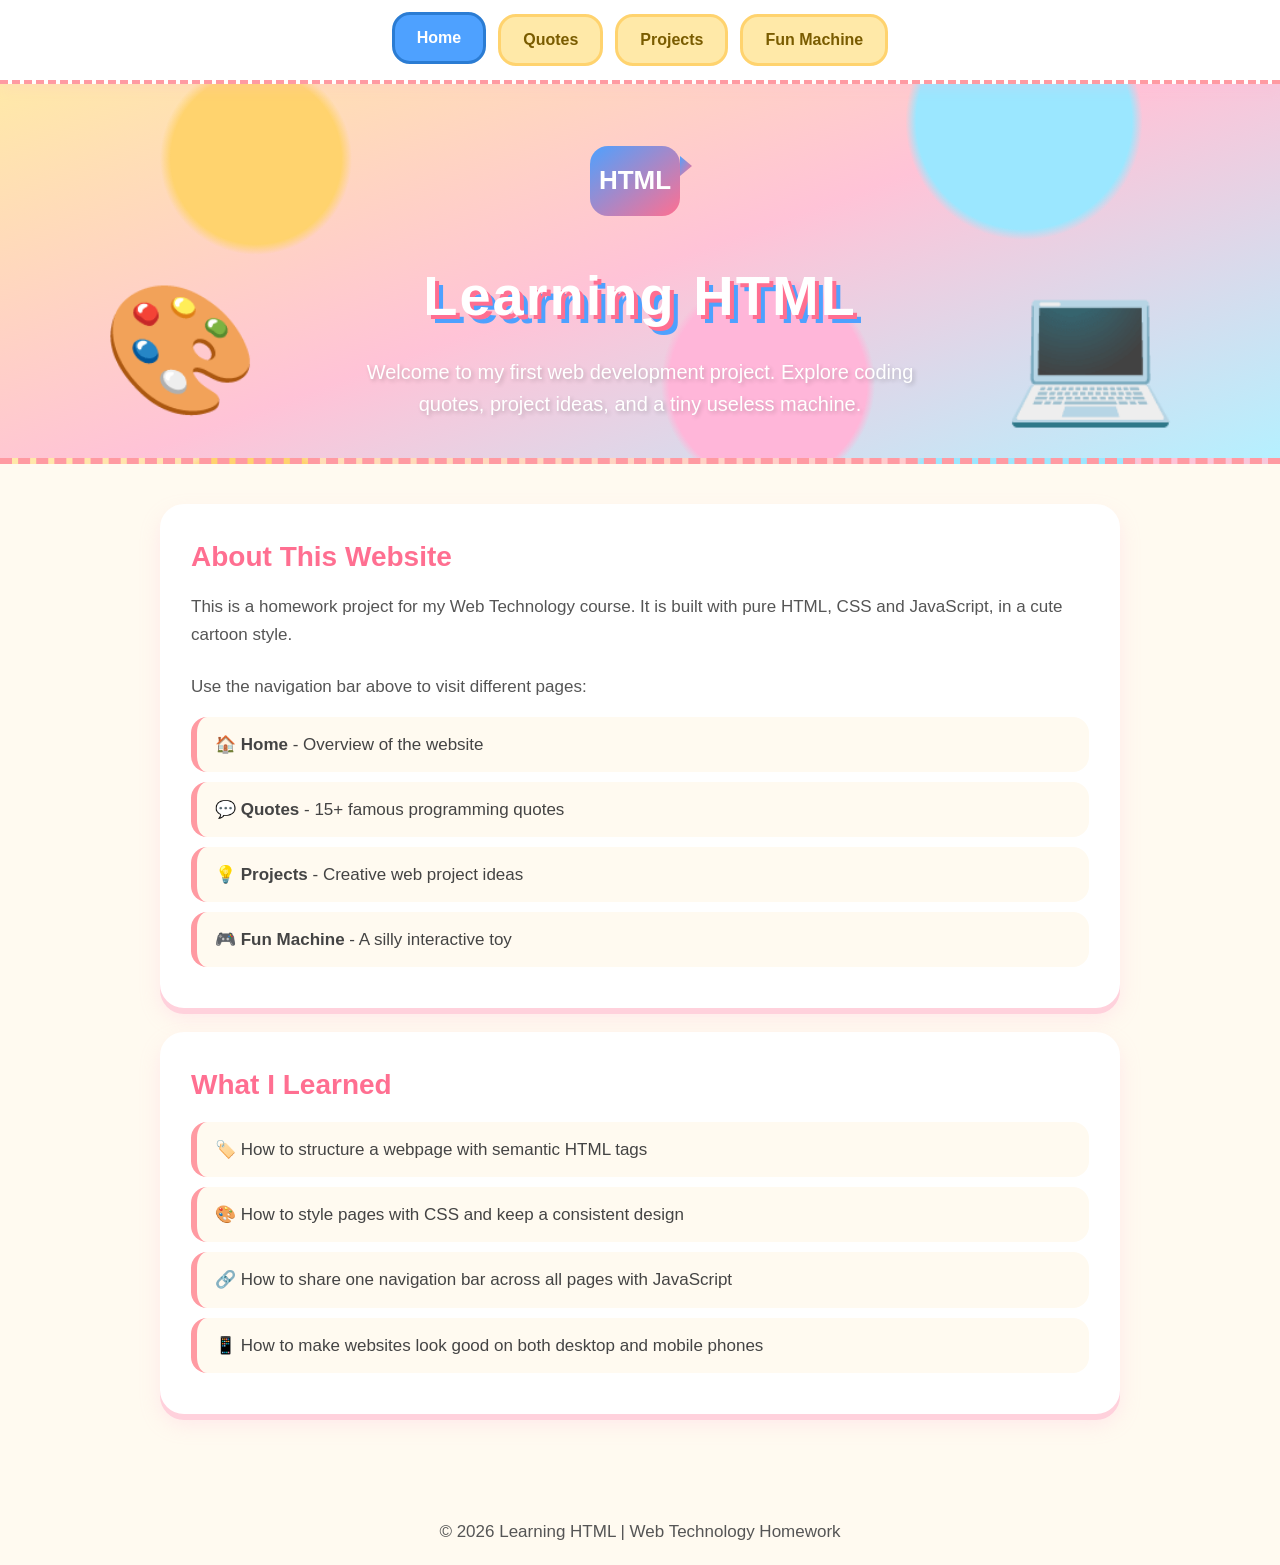
<file: index.html>
<!DOCTYPE html>
<html lang="en">
<head>
    <meta charset="UTF-8">
    <meta name="viewport" content="width=device-width, initial-scale=1.0">
    <meta name="description" content="Learning HTML - A beginner web development project with quotes, project ideas and fun interactive toys.">
    <title>Learning HTML | Home</title>
    <link rel="stylesheet" href="style.css">
    <link rel="icon" type="image/svg+xml" href="data:image/svg+xml;utf8,<svg xmlns='http://www.w3.org/2000/svg' viewBox='0 0 100 100'><text y='.9em' font-size='90'>📘</text></svg>">
    <script src="nav.js"></script>
</head>
<body>

    <header class="hero">
        
        <svg class="site-logo" width="120" height="120" viewBox="0 0 120 120" xmlns="http://www.w3.org/2000/svg" style="z-index: 3; margin-bottom: 10px;">
            <defs>
                <linearGradient id="logoGradient" x1="0%" y1="0%" x2="100%" y2="100%">
                    <stop offset="0%" style="stop-color:#4ea1ff;stop-opacity:1" />
                    <stop offset="100%" style="stop-color:#ff6f91;stop-opacity:1" />
                </linearGradient>
            </defs>
            
            <rect x="10" y="25" width="90" height="70" rx="18" fill="url(#logoGradient)" />
           
            <polygon points="100,35 112,45 100,55" fill="url(#logoGradient)" />
          
            <text x="55" y="68" font-size="26" font-weight="bold" fill="white" text-anchor="middle" style="font-family: 'Comic Sans MS', 'Chalkboard SE', sans-serif;">
                HTML
            </text>
        </svg>

        <h1>Learning HTML</h1>
        <p>Welcome to my first web development project. Explore coding quotes, project ideas, and a tiny useless machine.</p>
    </header>


    <main class="container">
        <section class="card">
            <h2>About This Website</h2>
            <p>This is a homework project for my Web Technology course. It is built with pure HTML, CSS and JavaScript, in a cute cartoon style.</p>
            <br>
            <p>Use the navigation bar above to visit different pages:</p>
            <ul class="styled-list" style="margin-top:16px;">
                <li>🏠 <strong>Home</strong> - Overview of the website</li>
                <li>💬 <strong>Quotes</strong> - 15+ famous programming quotes</li>
                <li>💡 <strong>Projects</strong> - Creative web project ideas</li>
                <li>🎮 <strong>Fun Machine</strong> - A silly interactive toy</li>
            </ul>
        </section>

        <section class="card">
            <h2>What I Learned</h2>
            <ul class="styled-list">
                <li>🏷️ How to structure a webpage with semantic HTML tags</li>
                <li>🎨 How to style pages with CSS and keep a consistent design</li>
                <li>🔗 How to share one navigation bar across all pages with JavaScript</li>
                <li>📱 How to make websites look good on both desktop and mobile phones</li>
            </ul>
        </section>
    </main>

    <footer>
        <p>© 2026 Learning HTML | Web Technology Homework</p>
    </footer>

</body>
</html>
</file>
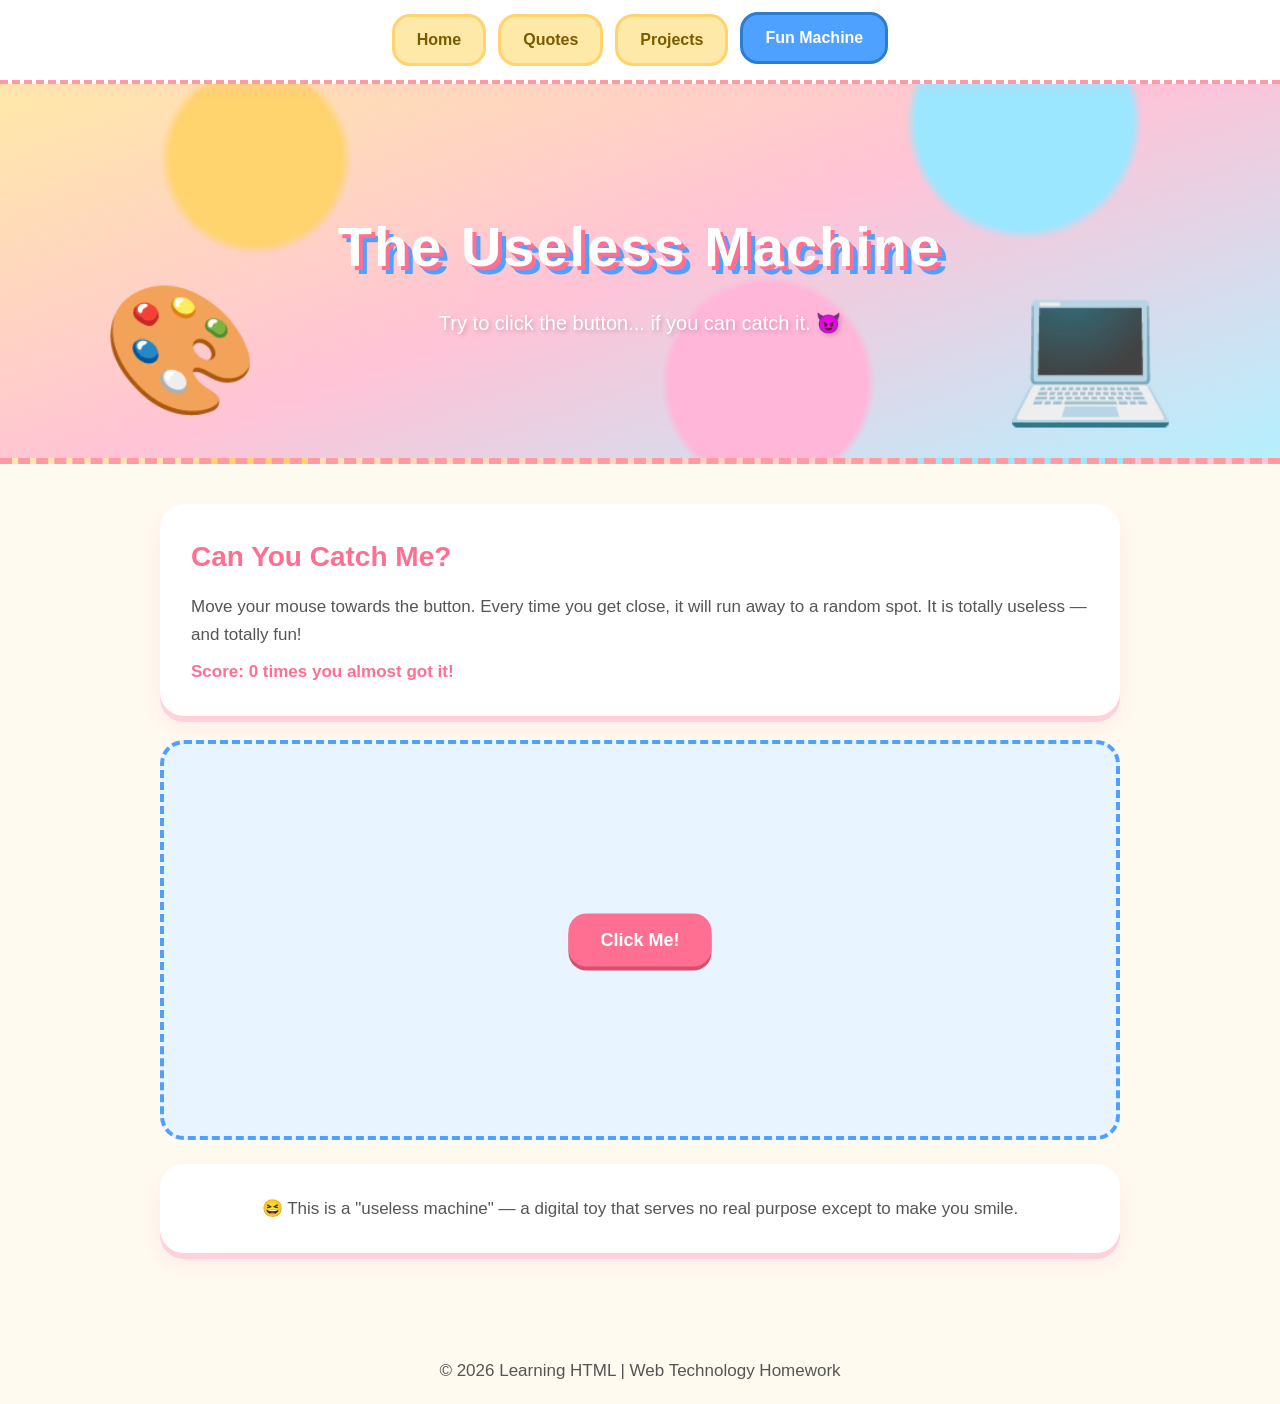
<file: machine.html>
<!DOCTYPE html>
<html lang="en">
<head>
    <meta charset="UTF-8">
    <meta name="viewport" content="width=device-width, initial-scale=1.0">
    <title>Learning HTML | Useless Machine</title>
    <link rel="stylesheet" href="style.css">
    <link rel="icon" type="image/svg+xml" href="data:image/svg+xml;utf8,<svg xmlns='http://www.w3.org/2000/svg' viewBox='0 0 100 100'><text y='.9em' font-size='90'>📘</text></svg>">
    <script src="nav.js"></script>
</head>
<body>

    <header class="hero">
        <h1>The Useless Machine</h1>
        <p>Try to click the button... if you can catch it. 😈</p>
    </header>

    <main class="container">
        <div class="card">
            <h2>Can You Catch Me?</h2>
            <p>Move your mouse towards the button. Every time you get close, it will run away to a random spot. It is totally useless — and totally fun!</p>
            <p style="margin-top:10px; color:#ff6f91; font-weight:bold;">Score: <span id="score">0</span> times you almost got it!</p>
        </div>

        <div class="game-area" id="gameArea">
            <button class="run-btn" id="runBtn">Click Me!</button>
        </div>

        <div class="card" style="margin-top:24px; text-align:center;">
            <p>😆 This is a "useless machine" — a digital toy that serves no real purpose except to make you smile.</p>
        </div>
    </main>

    <footer>
        <p>© 2026 Learning HTML | Web Technology Homework</p>
    </footer>

    <script>
        const btn = document.getElementById("runBtn");
        const area = document.getElementById("gameArea");
        const scoreText = document.getElementById("score");
        let score = 0;

   
        btn.addEventListener("mouseenter", runAway);
       
        btn.addEventListener("touchstart", function (e) {
            e.preventDefault();
            runAway();
        });

        function runAway() {
            score++;
            scoreText.textContent = score;

         
            const areaRect = area.getBoundingClientRect();
            const btnRect = btn.getBoundingClientRect();

            const maxX = areaRect.width - btnRect.width - 20;
            const maxY = areaRect.height - btnRect.height - 20;

           
            const newX = Math.floor(Math.random() * maxX) + 10;
            const newY = Math.floor(Math.random() * maxY) + 10;

            
            btn.style.left = newX + "px";
            btn.style.top = newY + "px";
            btn.style.transform = "none";
        }

      
        btn.addEventListener("click", function () {
            alert("🎉 Wow! You actually clicked it! You are amazing!");
            score = 0;
            scoreText.textContent = score;
        });
    </script>

</body>
</html>
</file>
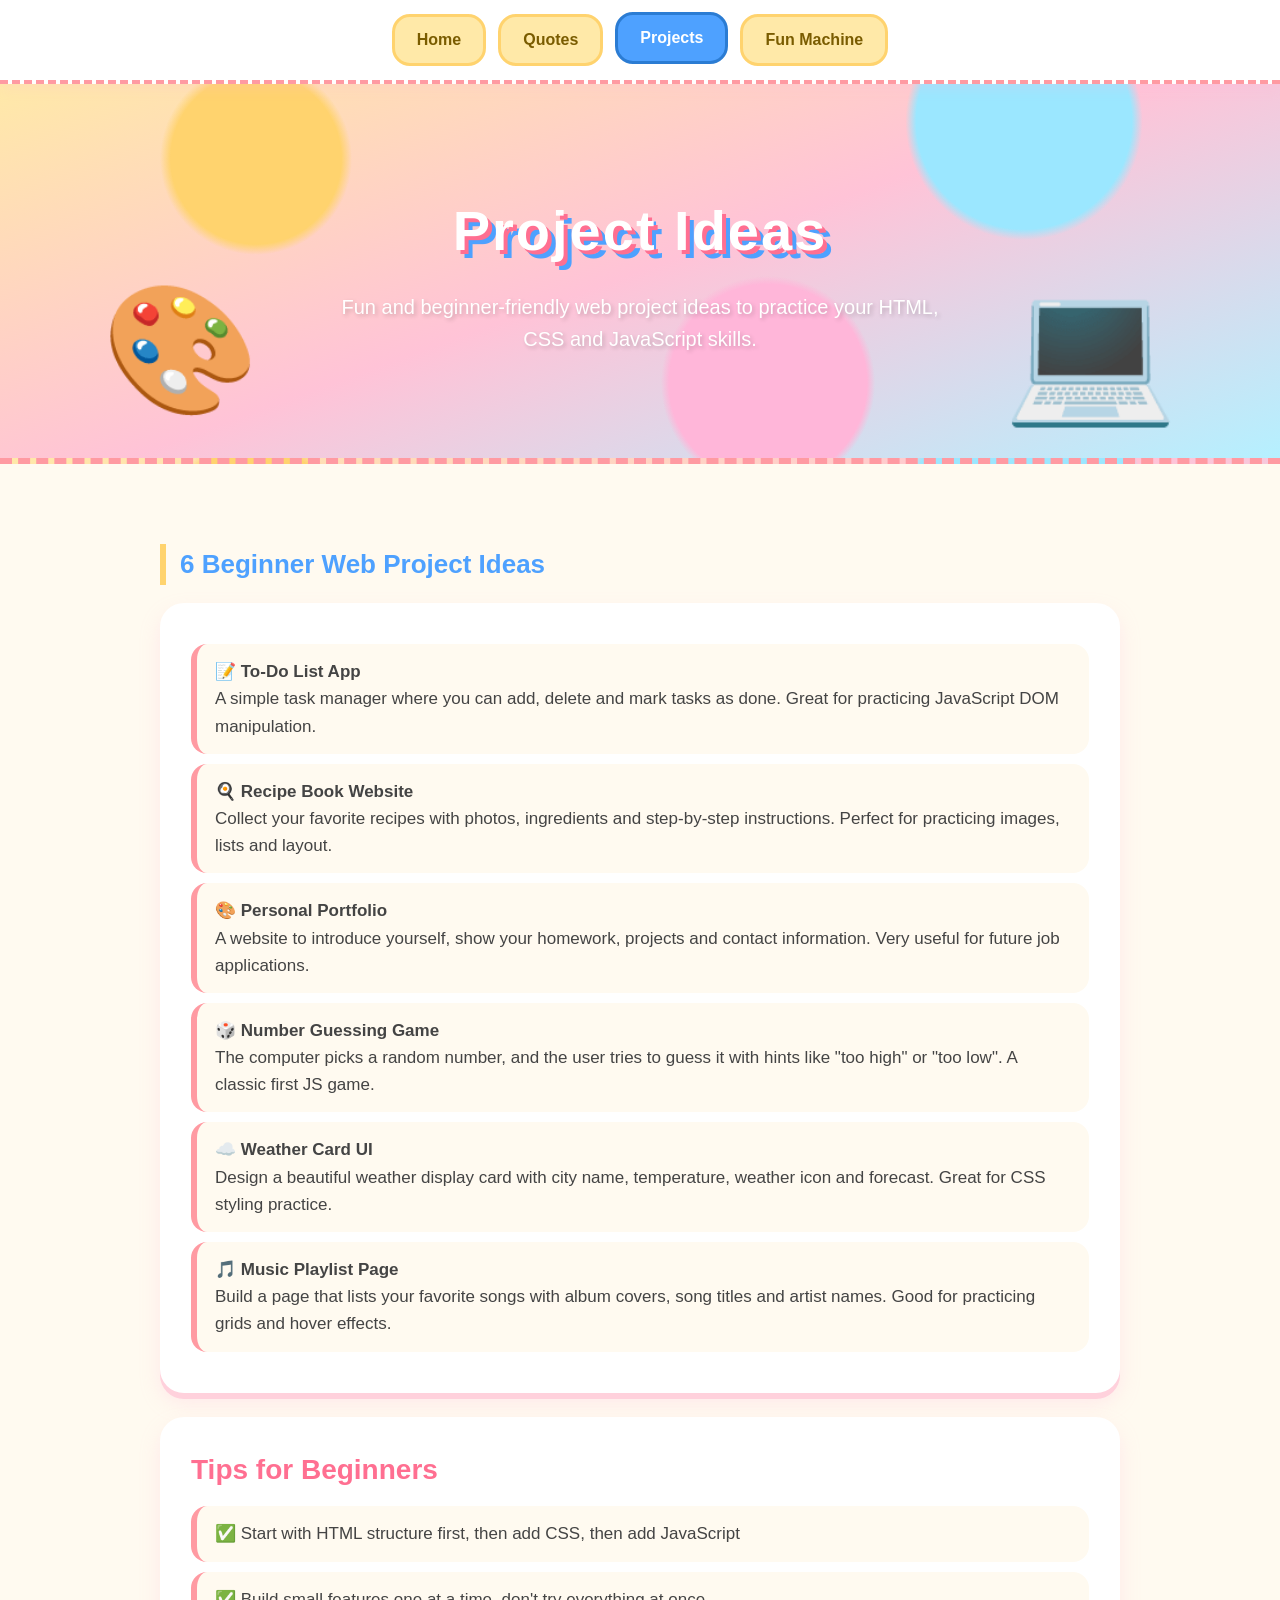
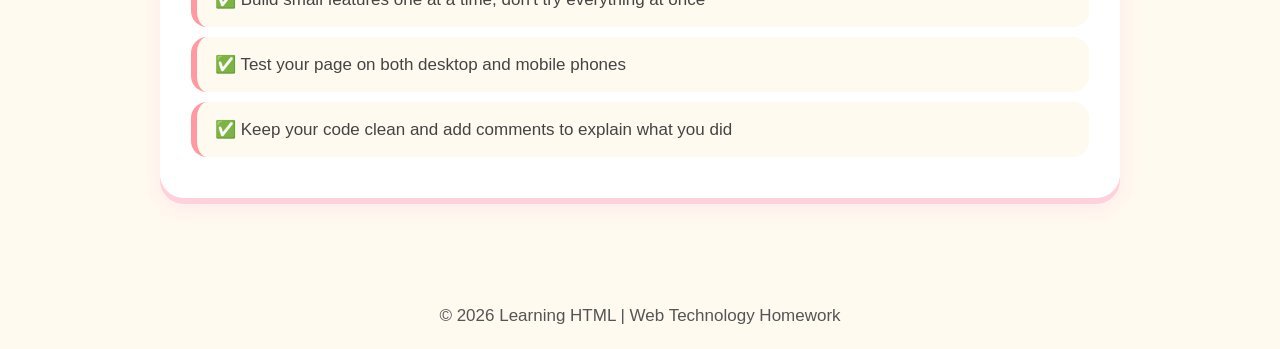
<file: project.html>
<!DOCTYPE html>
<html lang="en">
<head>
    <meta charset="UTF-8">
    <meta name="viewport" content="width=device-width, initial-scale=1.0">
    <title>Learning HTML | Project Ideas</title>
    <link rel="stylesheet" href="style.css">
    <link rel="icon" type="image/svg+xml" href="data:image/svg+xml;utf8,<svg xmlns='http://www.w3.org/2000/svg' viewBox='0 0 100 100'><text y='.9em' font-size='90'>📘</text></svg>">
    <script src="nav.js"></script>
</head>
<body>

    <header class="hero">
        <h1>Project Ideas</h1>
        <p>Fun and beginner-friendly web project ideas to practice your HTML, CSS and JavaScript skills.</p>
    </header>

    <main class="container">
        <h2 class="section-title">6 Beginner Web Project Ideas</h2>

        <div class="card">
            <ul class="styled-list">
                <li>
                    📝 <strong>To-Do List App</strong>
                    <br>A simple task manager where you can add, delete and mark tasks as done. Great for practicing JavaScript DOM manipulation.
                </li>
                <li>
                    🍳 <strong>Recipe Book Website</strong>
                    <br>Collect your favorite recipes with photos, ingredients and step-by-step instructions. Perfect for practicing images, lists and layout.
                </li>
                <li>
                    🎨 <strong>Personal Portfolio</strong>
                    <br>A website to introduce yourself, show your homework, projects and contact information. Very useful for future job applications.
                </li>
                <li>
                    🎲 <strong>Number Guessing Game</strong>
                    <br>The computer picks a random number, and the user tries to guess it with hints like "too high" or "too low". A classic first JS game.
                </li>
                <li>
                    ☁️ <strong>Weather Card UI</strong>
                    <br>Design a beautiful weather display card with city name, temperature, weather icon and forecast. Great for CSS styling practice.
                </li>
                <li>
                    🎵 <strong>Music Playlist Page</strong>
                    <br>Build a page that lists your favorite songs with album covers, song titles and artist names. Good for practicing grids and hover effects.
                </li>
            </ul>
        </div>

        <div class="card">
            <h2>Tips for Beginners</h2>
            <ul class="styled-list">
                <li>✅ Start with HTML structure first, then add CSS, then add JavaScript</li>
                <li>✅ Build small features one at a time, don't try everything at once</li>
                <li>✅ Test your page on both desktop and mobile phones</li>
                <li>✅ Keep your code clean and add comments to explain what you did</li>
            </ul>
        </div>
    </main>

    <footer>
        <p>© 2026 Learning HTML | Web Technology Homework</p>
    </footer>

</body>
</html>
</file>
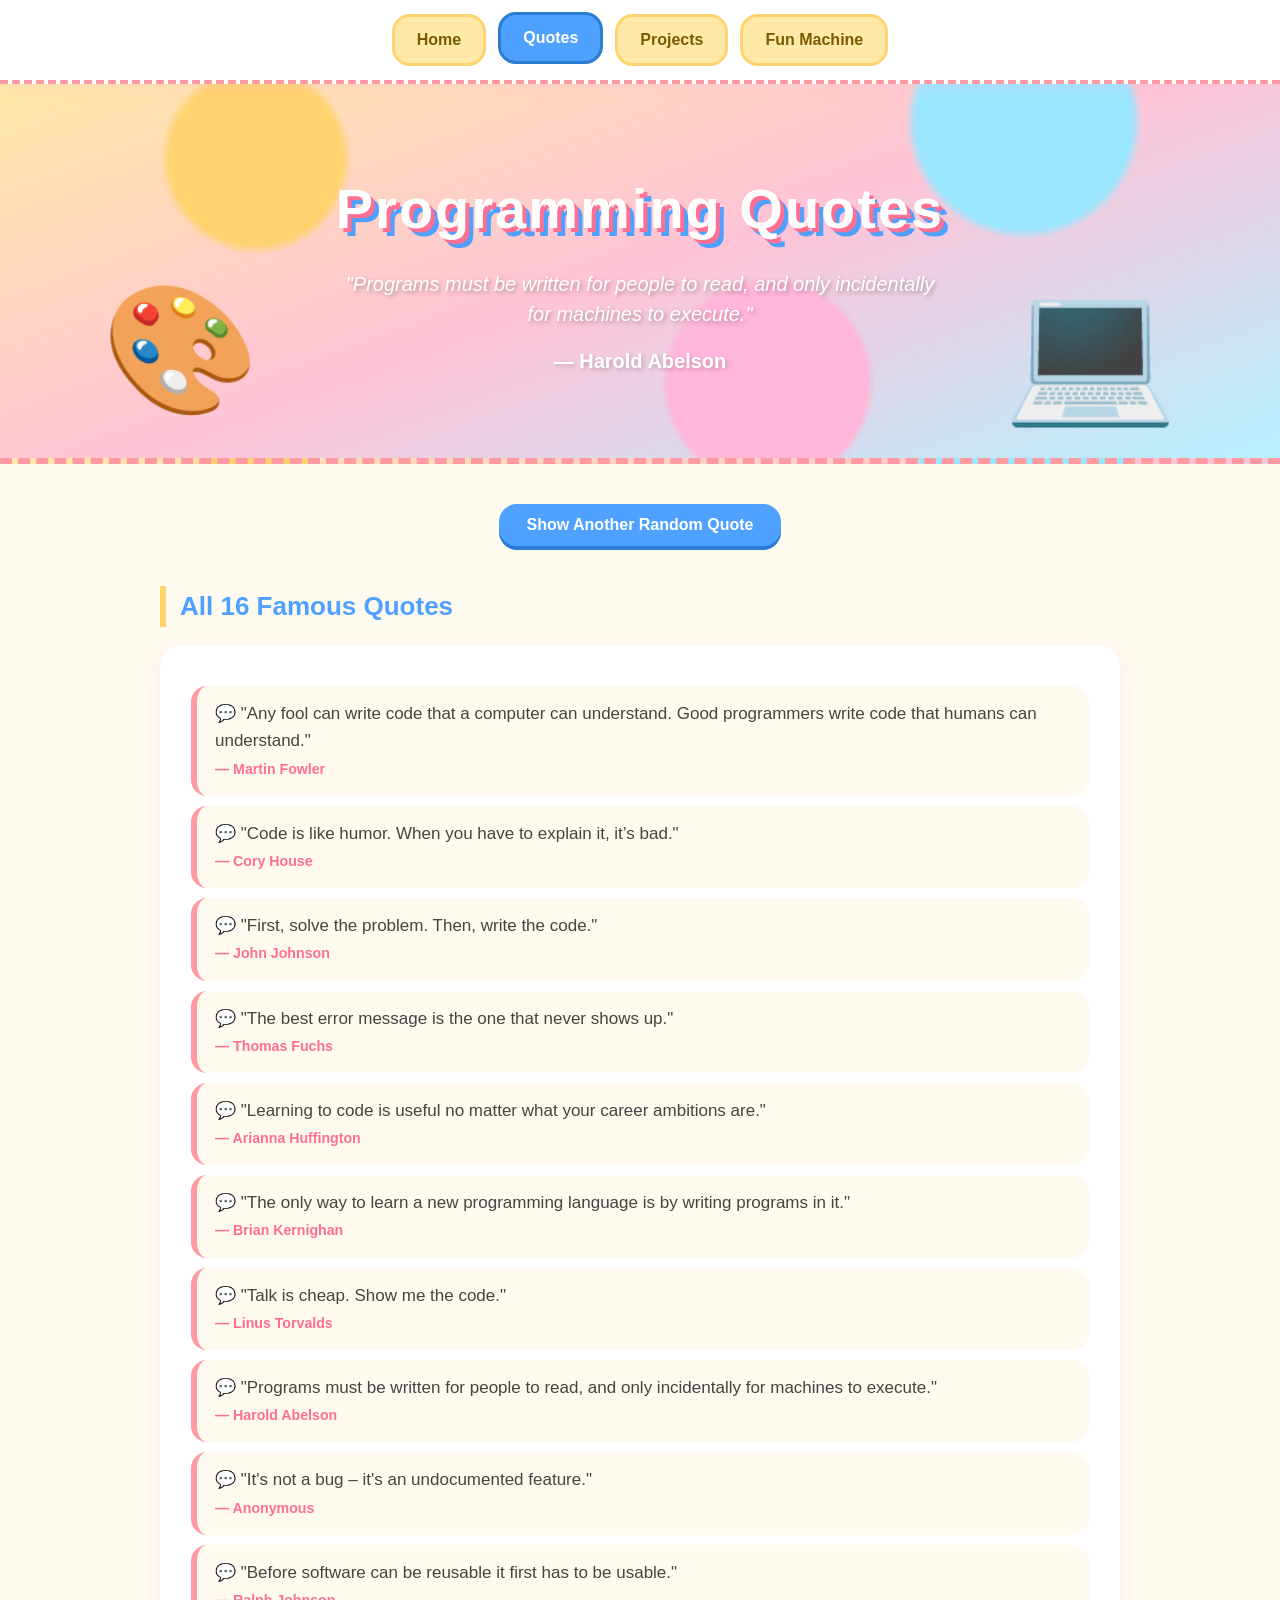
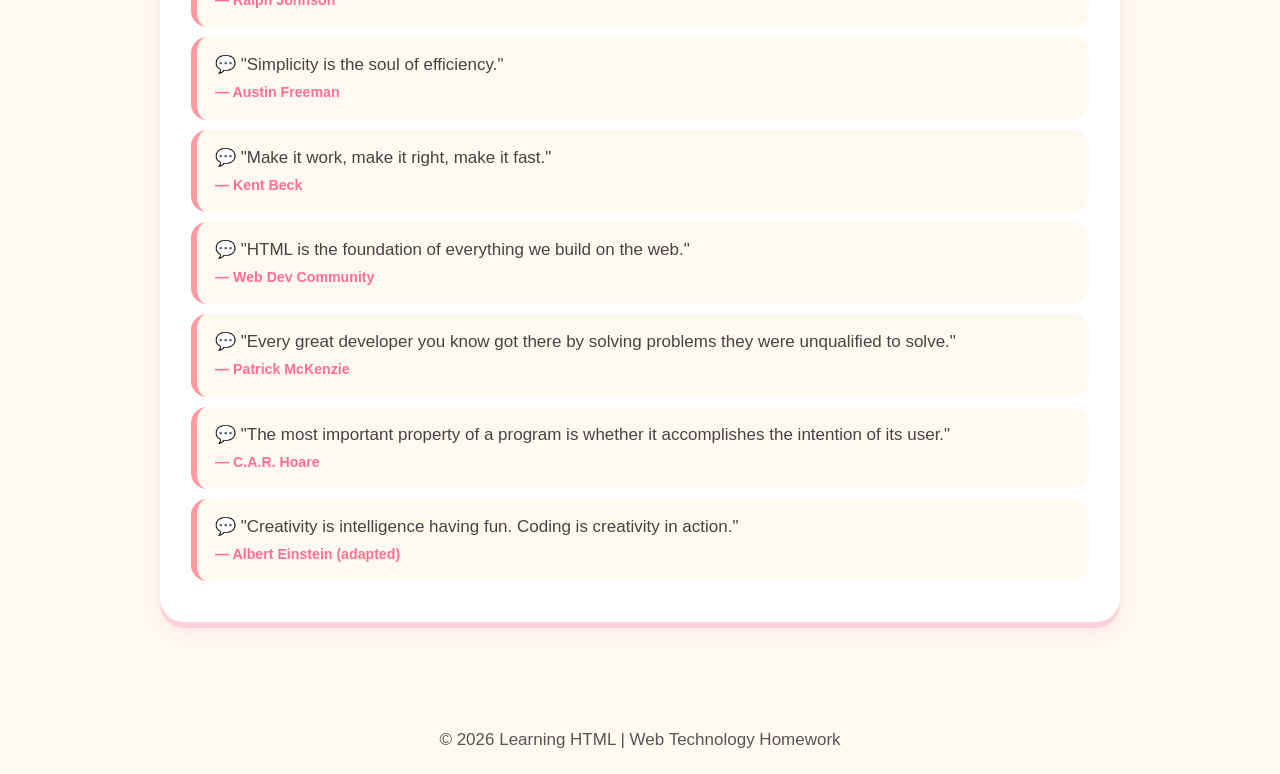
<file: quotes.html>
<!DOCTYPE html>
<html lang="en">
<head>
    <meta charset="UTF-8">
    <meta name="viewport" content="width=device-width, initial-scale=1.0">
    <title>Learning HTML | Quotes</title>
    <link rel="stylesheet" href="style.css">
    <link rel="icon" type="image/svg+xml" href="data:image/svg+xml;utf8,<svg xmlns='http://www.w3.org/2000/svg' viewBox='0 0 100 100'><text y='.9em' font-size='90'>📘</text></svg>">
    <script src="nav.js"></script>
</head>
<body>

    <header class="hero">
        <h1>Programming Quotes</h1>
        <p class="quote-text" id="heroQuote" style="color:white; text-shadow: 2px 2px 4px rgba(0,0,0,0.3);">"Any fool can write code that a computer can understand. Good programmers write code that humans can understand."</p>
        <p class="quote-author" id="heroAuthor" style="color:white;">— Martin Fowler</p>
    </header>

    <main class="container">
        <div style="text-align:center; margin-bottom:30px;">
            <button class="cute-btn" onclick="showRandomQuote()">Show Another Random Quote</button>
        </div>

        <h2 class="section-title">All 16 Famous Quotes</h2>

        <div class="card">
            <ul class="styled-list" id="allQuotes">
               
            </ul>
        </div>
    </main>

    <footer>
        <p>© 2026 Learning HTML | Web Technology Homework</p>
    </footer>

    <script>
      
        const quotes = [
            { text: "Any fool can write code that a computer can understand. Good programmers write code that humans can understand.", author: "Martin Fowler" },
            { text: "Code is like humor. When you have to explain it, it’s bad.", author: "Cory House" },
            { text: "First, solve the problem. Then, write the code.", author: "John Johnson" },
            { text: "The best error message is the one that never shows up.", author: "Thomas Fuchs" },
            { text: "Learning to code is useful no matter what your career ambitions are.", author: "Arianna Huffington" },
            { text: "The only way to learn a new programming language is by writing programs in it.", author: "Brian Kernighan" },
            { text: "Talk is cheap. Show me the code.", author: "Linus Torvalds" },
            { text: "Programs must be written for people to read, and only incidentally for machines to execute.", author: "Harold Abelson" },
            { text: "It's not a bug – it's an undocumented feature.", author: "Anonymous" },
            { text: "Before software can be reusable it first has to be usable.", author: "Ralph Johnson" },
            { text: "Simplicity is the soul of efficiency.", author: "Austin Freeman" },
            { text: "Make it work, make it right, make it fast.", author: "Kent Beck" },
            { text: "HTML is the foundation of everything we build on the web.", author: "Web Dev Community" },
            { text: "Every great developer you know got there by solving problems they were unqualified to solve.", author: "Patrick McKenzie" },
            { text: "The most important property of a program is whether it accomplishes the intention of its user.", author: "C.A.R. Hoare" },
            { text: "Creativity is intelligence having fun. Coding is creativity in action.", author: "Albert Einstein (adapted)" }
        ];

        
        window.addEventListener("load", function () {
            showRandomQuote();
            renderAllQuotes();
        });

       
        function showRandomQuote() {
            const randomIndex = Math.floor(Math.random() * quotes.length);
            const q = quotes[randomIndex];
            document.getElementById("heroQuote").textContent = `"${q.text}"`;
            document.getElementById("heroAuthor").textContent = `— ${q.author}`;
        }

        
        function renderAllQuotes() {
            const list = document.getElementById("allQuotes");
            list.innerHTML = quotes.map(q =>
                `<li>💬 "${q.text}" <br><small style="color:#ff6f91; font-weight:bold;">— ${q.author}</small></li>`
            ).join("");
        }
    </script>

</body>
</html>
</file>
<file: style.css>
* {
    margin: 0;
    padding: 0;
    box-sizing: border-box;
    font-family: "Comic Sans MS", "Chalkboard SE", "Segoe UI", Arial, sans-serif;
}

body {
    background-color: #fffaf0;
    color: #333;
    line-height: 1.6;
}


.navbar {
    background: #ffffff;
    border-bottom: 4px dashed #ff9aa2;
    padding: 14px 20px;
    position: sticky;
    top: 0;
    z-index: 100;
    box-shadow: 0 4px 12px rgba(255, 182, 217, 0.2);
}

.nav-container {
    max-width: 1000px;
    margin: 0 auto;
    display: flex;
    justify-content: center;
    gap: 12px;
    flex-wrap: wrap;
}

.nav-btn {
    background: #ffe9a8;
    border: 3px solid #ffd36e;
    color: #7a5c00;
    padding: 10px 22px;
    border-radius: 18px;
    font-size: 16px;
    font-weight: bold;
    text-decoration: none;
    cursor: pointer;
    transition: all 0.2s ease;
}

.nav-btn:hover,
.nav-btn.active {
    background: #4ea1ff;
    border-color: #2b7cd3;
    color: white;
    transform: translateY(-2px);
}


.hero {
    width: 100%;
    height: 380px;
    background:
        radial-gradient(circle at 20% 20%, #ffd36e 0 8%, transparent 9%),
        radial-gradient(circle at 80% 10%, #9be7ff 0 10%, transparent 11%),
        radial-gradient(circle at 60% 80%, #ffb6d9 0 12%, transparent 13%),
        linear-gradient(160deg, #ffe9a8, #ffc3d7, #b5f0ff);
    display: flex;
    flex-direction: column;
    align-items: center;
    justify-content: center;
    position: relative;
    overflow: hidden;
    border-bottom: 6px dashed #ff9aa2;
    text-align: center;
    padding: 20px;
}

.hero h1 {
    font-size: 56px;
    color: #ffffff;
    text-shadow:
        4px 4px 0 #ff6f91,
        8px 8px 0 #4ea1ff;
    letter-spacing: 2px;
    z-index: 2;
    margin-bottom: 16px;
}

.hero p {
    font-size: 20px;
    color: white;
    text-shadow: 2px 2px 4px rgba(0,0,0,0.2);
    z-index: 2;
    max-width: 600px;
}

.hero::before,
.hero::after {
    content: "";
    position: absolute;
    background-repeat: no-repeat;
    background-size: contain;
    z-index: 1;
}

.hero::before {
    width: 180px;
    height: 180px;
    left: 8%;
    bottom: 20px;
    background-image: url("data:image/svg+xml;utf8,<svg xmlns='http://www.w3.org/2000/svg' viewBox='0 0 200 200'><text y='150' font-size='140'>🎨</text></svg>");
}

.hero::after {
    width: 200px;
    height: 200px;
    right: 6%;
    bottom: 10px;
    background-image: url("data:image/svg+xml;utf8,<svg xmlns='http://www.w3.org/2000/svg' viewBox='0 0 200 200'><text y='150' font-size='140'>💻</text></svg>");
}


.container {
    max-width: 1000px;
    margin: 0 auto;
    padding: 40px 20px 60px;
}


.card {
    background: #ffffff;
    border-radius: 24px;
    padding: 28px;
    box-shadow: 0 6px 0 #ffd1dc, 0 10px 20px rgba(255, 182, 217, 0.25);
    border: 3px solid #ffffff;
    margin-bottom: 24px;
}

h2 {
    color: #ff6f91;
    margin-bottom: 14px;
    font-size: 28px;
}

.section-title {
    font-size: 26px;
    color: #4ea1ff;
    margin: 40px 0 18px;
    padding-left: 14px;
    border-left: 6px solid #ffd36e;
}

p {
    color: #555;
    font-size: 17px;
}


.styled-list {
    list-style: none;
    padding-left: 0;
}

.styled-list li {
    background: #fffaf0;
    margin: 10px 0;
    padding: 14px 18px;
    border-radius: 16px;
    border-left: 6px solid #ff9aa2;
    font-size: 17px;
    color: #444;
}


.quote-card {
    text-align: center;
}

.quote-text {
    font-size: 22px;
    color: #444;
    font-style: italic;
    margin-bottom: 16px;
    line-height: 1.5;
}

.quote-author {
    font-size: 16px;
    color: #ff6f91;
    font-weight: bold;
}


.cute-btn {
    display: block;
    margin: 0 auto;
    background: #4ea1ff;
    color: white;
    border: none;
    padding: 12px 28px;
    border-radius: 18px;
    font-size: 16px;
    font-weight: bold;
    cursor: pointer;
    box-shadow: 0 4px 0 #2b7cd3;
    transition: all 0.2s ease;
}

.cute-btn:hover {
    transform: translateY(-2px);
    box-shadow: 0 6px 0 #2b7cd3;
}


.game-area {
    height: 400px;
    position: relative;
    background: #e8f4ff;
    border-radius: 24px;
    border: 4px dashed #4ea1ff;
    overflow: hidden;
}

.run-btn {
    position: absolute;
    top: 50%;
    left: 50%;
    transform: translate(-50%, -50%);
    background: #ff6f91;
    color: white;
    border: none;
    padding: 16px 32px;
    border-radius: 18px;
    font-size: 18px;
    font-weight: bold;
    cursor: pointer;
    box-shadow: 0 4px 0 #d94d6f;
    transition: all 0.1s ease;
}


footer {
    text-align: center;
    padding: 20px;
    color: #888;
    font-size: 15px;
}


@media (max-width: 768px) {
    .hero h1 {
        font-size: 40px;
    }
    .hero::before,
    .hero::after {
        width: 120px;
        height: 120px;
    }
    .nav-btn {
        padding: 8px 16px;
        font-size: 14px;
    }
}
</file>
